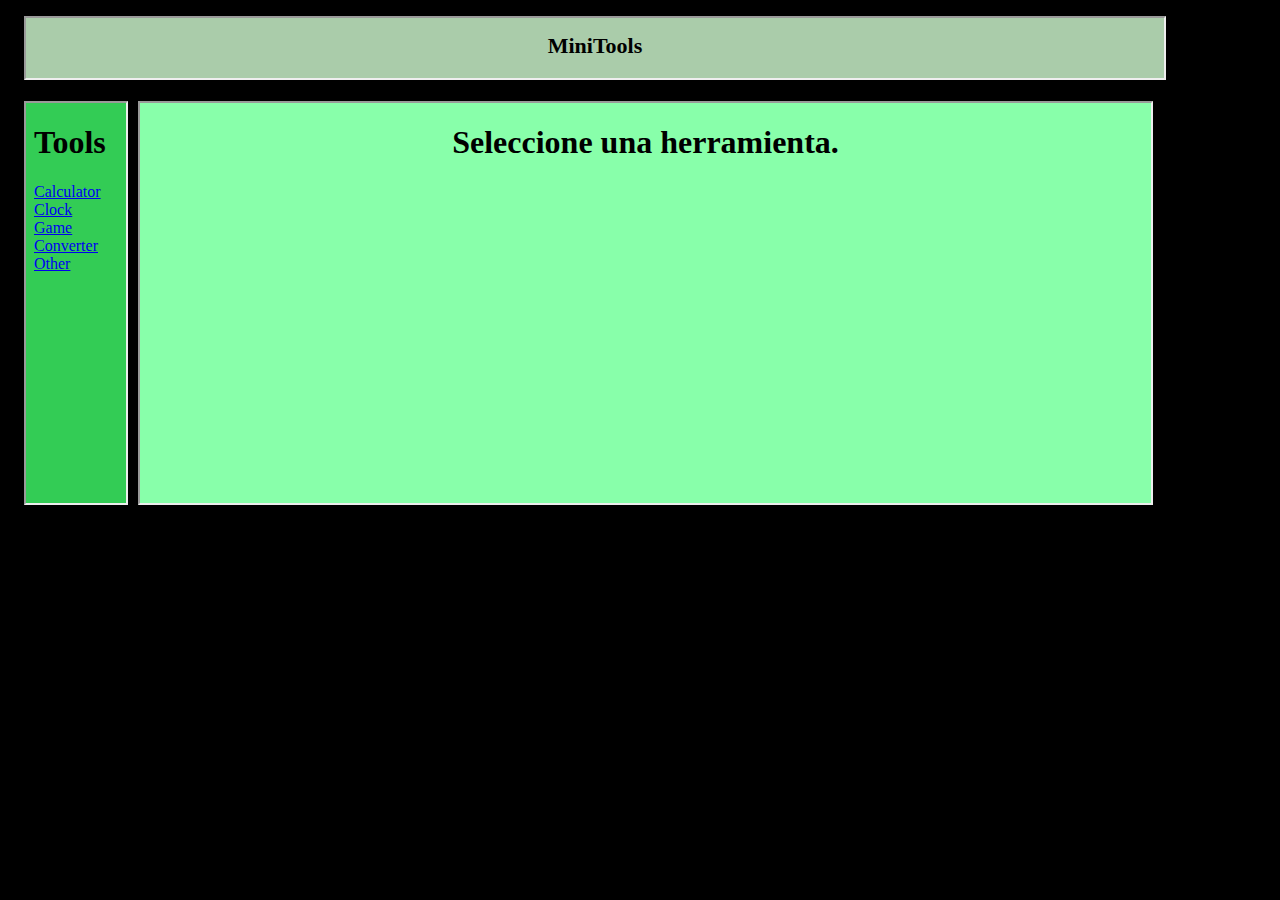
<file: index.html>
<!DOCTYPE html>
<html lang="es">
<head>
	<title>MiniTools</title>
	<link rel="stylesheet" type="text/css" href="style.css">
</head>
<body>
	
	<iframe title="title" id="title" src="header.html"></iframe>

	<iframe title="list" id="list" src="lisTools.html"></iframe>

	<iframe title="content" id="content" name="contenido" src="content.html"></iframe>
	

	

</body>
</html>
</file>
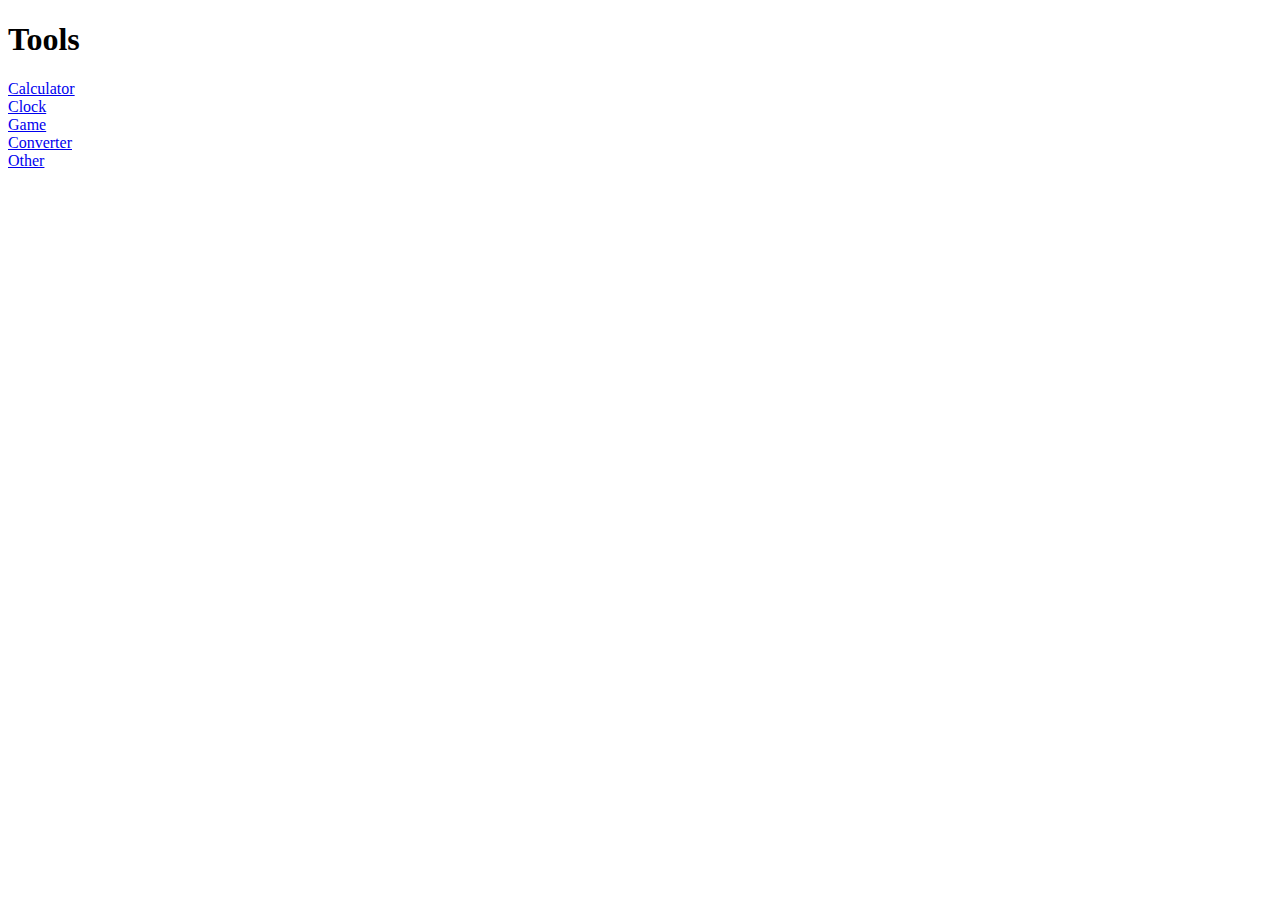
<file: lisTools.html>
<!DOCTYPE html>
<html lang="es">
<head>
	<title>Content</title>
</head>
<body>
	<div><h1>Tools</h1>
		<div id="toolCaculator">
			<a href="tools/calculator.html" target="contenido">Calculator</a>
		</div>
		<div id="toolClock">
			<a href="tools/clock.html" target="contenido">Clock</a>
		</div>
		<div id="toolGame">
			<a href="tools/game.html" target="contenido">Game</a>
		</div>
		<div id="toolBinaryConverter">
			<a href="tools/binaryConverter.html" target="contenido">Converter</a>
		</div>
		<div id="toolOther">
			<a href="tools/other.html" target="contenido">Other</a>
		</div>

	</div>

</body>
</html>
</file>
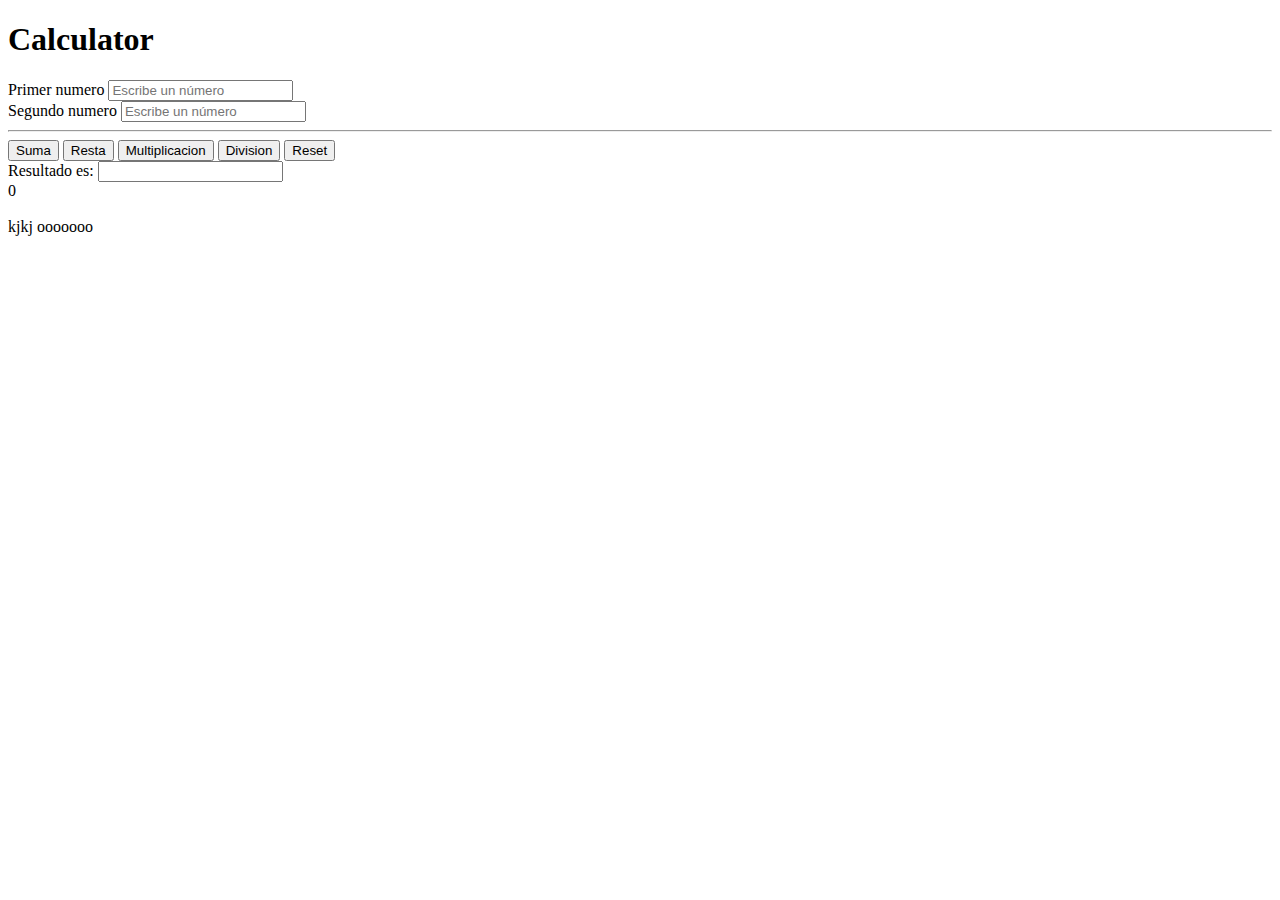
<file: tools/calculator.html>
<!DOCTYPE html>
<html lang="es">
<head>
	<title>Calculator</title>
</head>
<body>
	<h1>Calculator</h1>
	<!--form id="miForm"-->

	<!----/////Inputs/////------------->
	Primer numero
	<input type="number" name="" id="number1" placeholder="Escribe un número">
	<br>
	Segundo numero
	<input type="" name="" id="number2" placeholder="Escribe un número">
	
	<hr>
	<!--//////Buttons/////----->
	

	<button id="buttonSuma">Suma</button>	
	<button id="buttonResta">Resta</button>
	<button id="buttonMultiplicacion">Multiplicacion</button>
	<button id="buttonDivision">Division</button>
	<button id="buttonReset">Reset</button>
	<!--input type="button" id="inputClear" value="Clear"-->

	<br>
	Resultado es: 
	<input type="text" id="inputResultado" name="resultado">
	<div id="divResultado">0</div>
	<br>
	<label id="labelResultadotxt">kjkj</label>
	<label id="labelResultado">ooooooo</label>


	<!--/form-->


	<!--///////////Solo para prueba////-->
	<script type="text/javascript">

		var numero1;
		var numero2;

		function suma(x1,x2){
			return x1 + x2;
		}

		//console.log(suma(10,5)); 
	</script>

	
	<!--/////////////Fin prueba//////////////////-->
	<script type="text/javascript" src="../JS/calculator.js"></script>

</body>
</html>
</file>
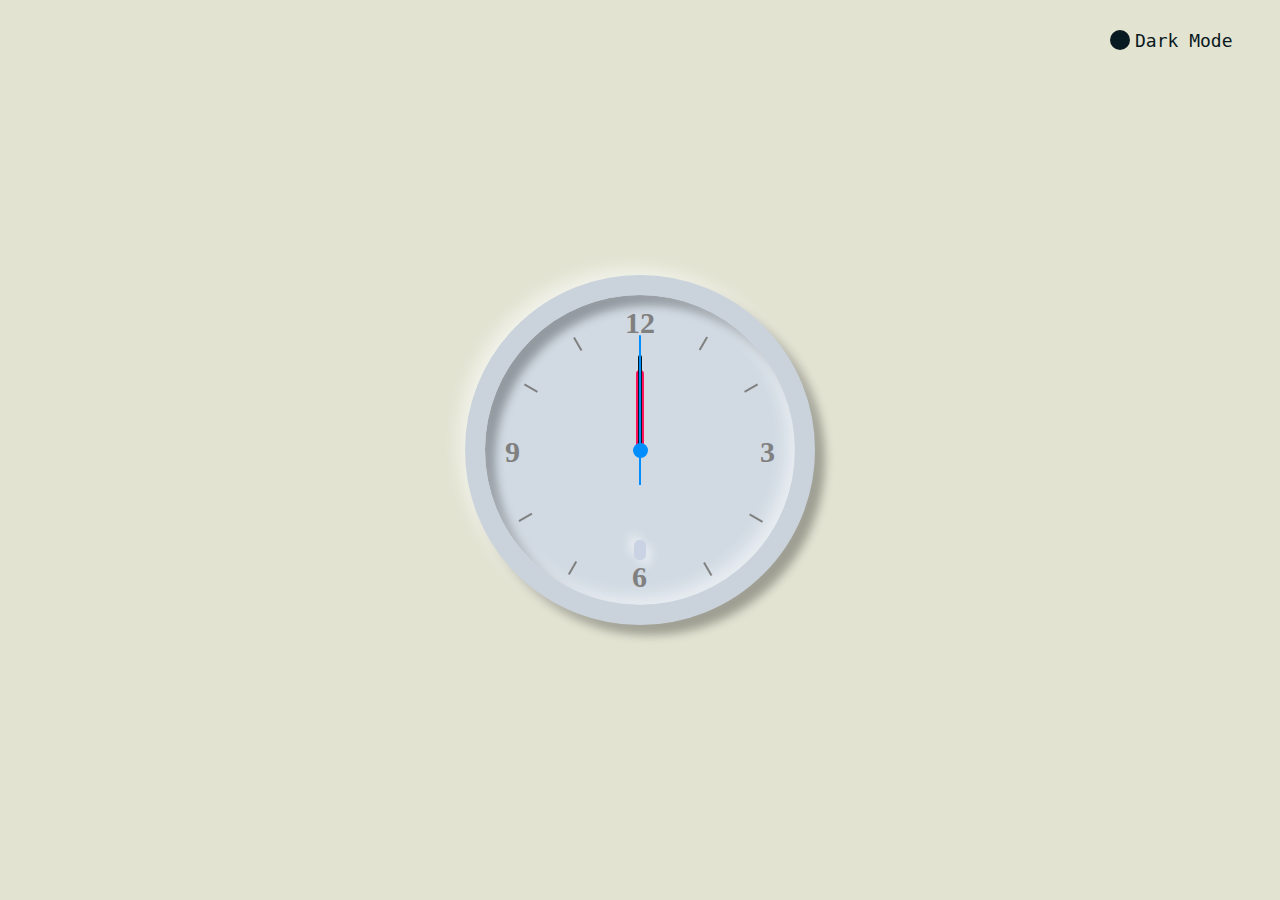
<file: tools/clock.html>
<!DOCTYPE html>
<!--<html lang="es">
<head>
	<title>Clock</title>
</head>
<body>
	<h1>Clock</h1>
	<div id="date">date</div>
    <div id="hour"></div>
    <div id="min"></div>
    <div id="sec"></div>
    <div class="time"></div>

	<script type="text/javascript" src="../JS/clock.js"></script>

</body>
</html>-->


<!--DOCTYPE html-->
<html lang="en">

<head>
    <meta charset="UTF-8">
    <meta http-equiv="X-UA-Compatible" content="IE=edge">
    <meta name="viewport" content="width=device-width, initial-scale=1.0">
    <title>Clock</title>
    <style>
        * {
            margin: 0;
            padding: 0;
            box-sizing: border-box;
        }

        body {
            display: flex;
            justify-content: center;
            align-items: center;
            min-height: 100vh;
            background: #091921;
        }

        body.light {
            background: #e2e3d1;
        }

        .clock {
            width: 350px;
            height: 350px;
            display: flex;
            justify-content: center;
            align-items: center;
            background: #091921;
            border: 20px solid #091921;
            border-radius: 50%;
            box-shadow: -8px -8px 15px rgba(255, 255, 255, 0.05),
                20px 20px 20px rgba(0, 0, 0, 0.3),
                inset -8px -8px 15px rgba(255, 255, 255, 0.05),
                inset 20px 20px 20px rgba(0, 0, 0, 0.3);
        }

        body.light .clock {
            background: #d1dae3;
            border: 20px solid #cad3dc;
            box-shadow: -8px -8px 15px rgba(255, 255, 255, 0.5),
                10px 10px 10px rgba(0, 0, 0, 0.3),
                inset -8px -8px 15px rgba(255, 255, 255, 0.5),
                inset 10px 10px 10px rgba(0, 0, 0, 0.3);
        }

        .clock::before {
            content: '';
            position: absolute;
            height: 15px;
            width: 15px;
            background: #fff;
            border-radius: 50%;
            z-index: 100000;
        }

        body.light .clock::before {
            background: #008eff;
        }

        .indicators div {
            position: absolute;
            width: 2px;
            height: 15px;
            background: #404040;
        }

        .indicators div:nth-child(1) {
            transform: rotate(30deg) translateY(-130px) translateX(-3px);
        }

        .indicators div:nth-child(2) {
            transform: rotate(60deg) translateY(-130px) translateX(-5px);
        }

        .indicators div:nth-child(3) {
            transform: rotate(120deg) translateY(-130px) translateX(-5px);
        }

        .indicators div:nth-child(4) {
            transform: rotate(150deg) translateY(-130px) translateX(-2px);
        }

        .indicators div:nth-child(5) {
            transform: rotate(210deg) translateY(-130px) translateX(4px);
        }

        .indicators div:nth-child(6) {
            transform: rotate(240deg) translateY(-130px) translateX(6px);
        }

        .indicators div:nth-child(7) {
            transform: rotate(300deg) translateY(-130px) translateX(5px);
        }

        .indicators div:nth-child(8) {
            transform: rotate(330deg) translateY(-130px) translateX(2px);
        }

        body.light .indicators div {
            background: #808080;
        }

        .nums {
            position: absolute;
            font-size: 30px;
            font-weight: bold;
            color: #808080;
        }

        #three {
            position: absolute;
            left: 120px;
            top: -15px;
        }

        #six {
            position: absolute;
            top: 110px;
            left: -8px;
        }

        #nine {
            position: absolute;
            right: 120px;
            top: -15px;
        }

        #twelve {
            position: absolute;
            bottom: 110px;
            left: -15px;
        }

        .clock .hour,
        .clock .min,
        .clock .sec {
            position: absolute;
            z-index: 10;
        }

        .hour,
        .hr {
            height: 160px;
            width: 160px;
        }

        .min,
        .mn {
            height: 190px;
            width: 190px;
        }

        .sec,
        .sc {
            height: 230px;
            width: 230px;
        }

        .hr,
        .mn,
        .sc {
            display: flex;
            justify-content: center;
            position: absolute;
            border-radius: 50%;
        }

        .hr::before {
            content: '';
            position: absolute;
            width: 8px;
            height: 80px;
            background: #ff105e;
            z-index: 10;
            border-radius: 6px 6px 0 0;
        }

        .mn::before {
            content: '';
            position: absolute;
            width: 4px;
            height: 90px;
            background: #ffffff;
            z-index: 11;
            border-radius: 6px 6px 0 0;
        }

        body.light .mn::before {
            background: #091921;
        }

        .sc::before {
            content: '';
            position: absolute;
            width: 2px;
            height: 150px;
            background: #008eff;
            z-index: 12;
            border-radius: 6px 6px 0 0;
        }

        .time {
            height: 20px;
            position: absolute;
            top: 60%;
            padding: 0 5px;
            border: 1px solid #091921;
            background: #091921;
            border-radius: 5px;
            color: #808080;
            font-weight: bold;
            box-shadow: 5px 5px 10px rgba(255, 255, 255, 0.1), -5px -5px 10px rgba(255, 255, 255, 0.1);
        }

        body.light .time {
            color: #606060;
            border: 1px solid #CAD3E3;
            background: #CAD3E3;
            box-shadow: 5px 5px 10px rgba(255, 255, 255, 0.5), -5px -5px 10px rgba(255, 255, 255, 0.5);
        }

        .toggleClass {
            position: absolute;
            top: 30px;
            right: 150px;
            width: 20px;
            height: 20px;
            font-size: 18px;
            border-radius: 50%;
            background: #d1dae3;
            color: #d1dae3;
            font-family: monospace;
            cursor: pointer;
            display: flex;
            align-items: center;
        }

        .toggleClass::before {
            position: absolute;
            left: 25px;
            content: 'Light Mode';
            white-space: nowrap;
        }

        body.light .toggleClass {
            background: #091921;
            color: #091921;
        }

        body.light .toggleClass::before {
            content: 'Dark Mode';
        }
    </style>
</head>

<body class="light">
    <div class="clock">
        <div class="hour">
            <div class="hr" id="hr"></div>
        </div>
        <div class="min">
            <div class="mn" id="mn"></div>
        </div>
        <div class="sec">
            <div class="sc" id="sc"></div>
        </div>
        <div class="indicators">
            <div></div>
            <div></div>
            <div></div>
            <div></div>
            <div></div>
            <div></div>
            <div></div>
            <div></div>
        </div>
        <div class="nums">
            <span id="three">3</span>
            <span id="six">6</span>
            <span id="nine">9</span>
            <span id="twelve">12</span>
        </div>
        <div class="time"></div>
    </div>
    <div class="toggleClass" onclick="toggleClass()"></div>
    
    <script>
        function toggleClass() {
            const body = document.querySelector('body');
            body.classList.toggle('light');
        }

        const hr = document.querySelector('#hr');
        const mn = document.querySelector('#mn');
        const sc = document.querySelector('#sc');
        const time = document.querySelector('.time');

        setInterval(() => {
            let day = new Date();
            let hour = day.getHours();
            let min = day.getMinutes();
            let sec = day.getSeconds();

            let hrPosition = hour * 30 + min / 2      //hour * 360/12 + ((min * 360/60)/12)
            let minPosition = min * 6;             //min * 360/60
            let secPosition = sec * 6;           //sec * 360/60

            hr.style.transform = `rotateZ(${hrPosition}deg)`;
            mn.style.transform = `rotateZ(${minPosition}deg)`;
            sc.style.transform = `rotateZ(${secPosition}deg)`;

            if (sec < 10) {
                sec = '0' + sec;
            }
            if (min < 10) {
                min = '0' + min;
            }
            if (hour < 10) {
                hour = '0' + hour;
            }

            time.textContent = hour + ' : ' + min + ' : ' + sec;

        }, 1000);
    </script>
</body>

</html>
</file>
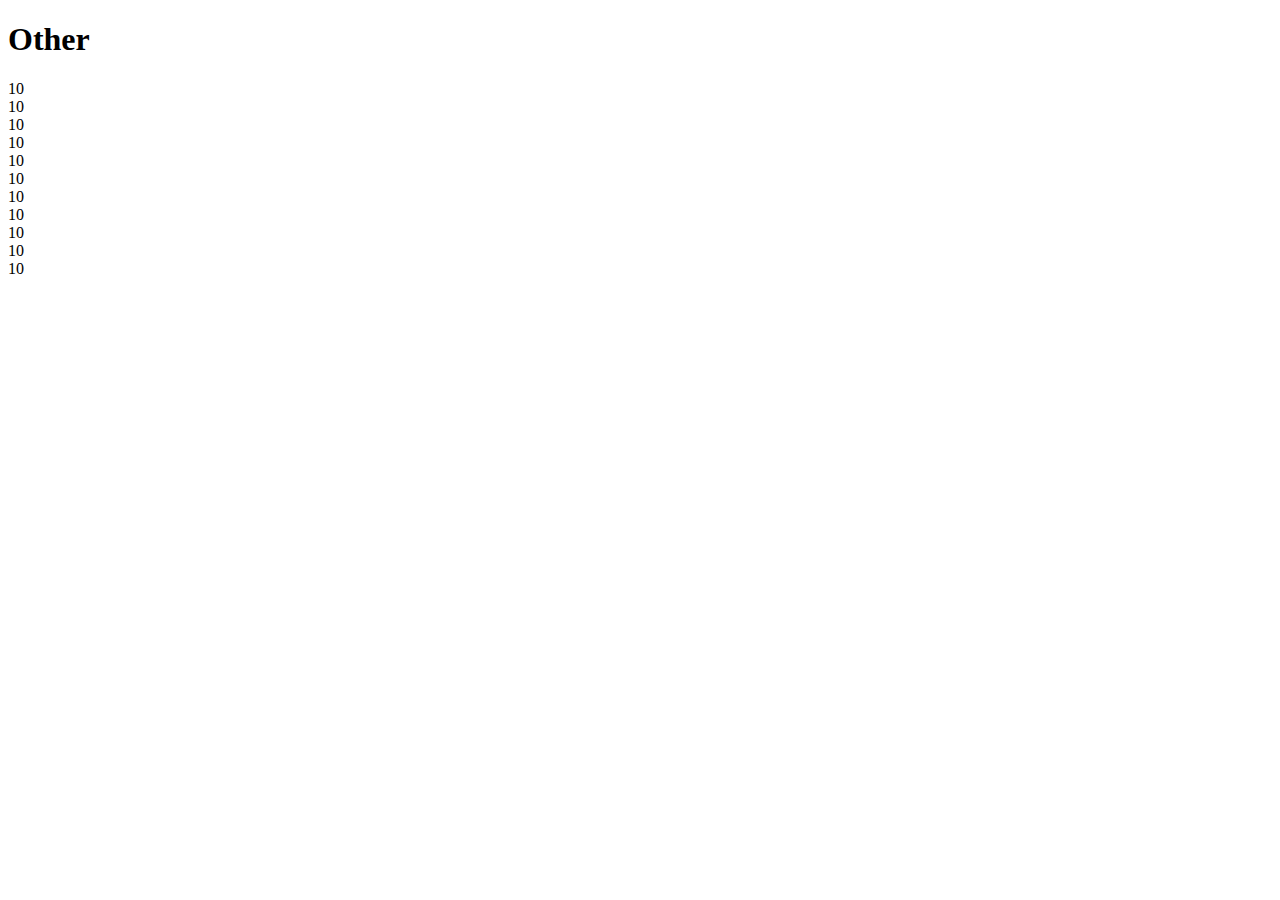
<file: tools/other.html>
<!DOCTYPE html>
<html>
<head>
	<title>Other</title>
</head>
<body>
	<h1>Other</h1>

	<!--label id="muestraNumeros">000</label-->

	<script type="text/javascript" src="../JS/other.js"></script>

</body>
</html>
</file>
<file: style.css>
body{
	background-color: black;
}

#title {
	background-color: #aaccaa;
	margin: 1em;
	padding: 0em;
	width: 90%;
	display: inherit;
	
	height: 60px;
}

#list {
	background-color: #33cc55;
	position: absolute;
	margin-top: 5px;
	margin-left: 1em;
	height: 400px;
	width: 100px;
}

#content {
	background-color: #88ffaa;
	height: 400px;
	width: 80%;
	margin: 5px 0px 0px 130px;
}
</file>
